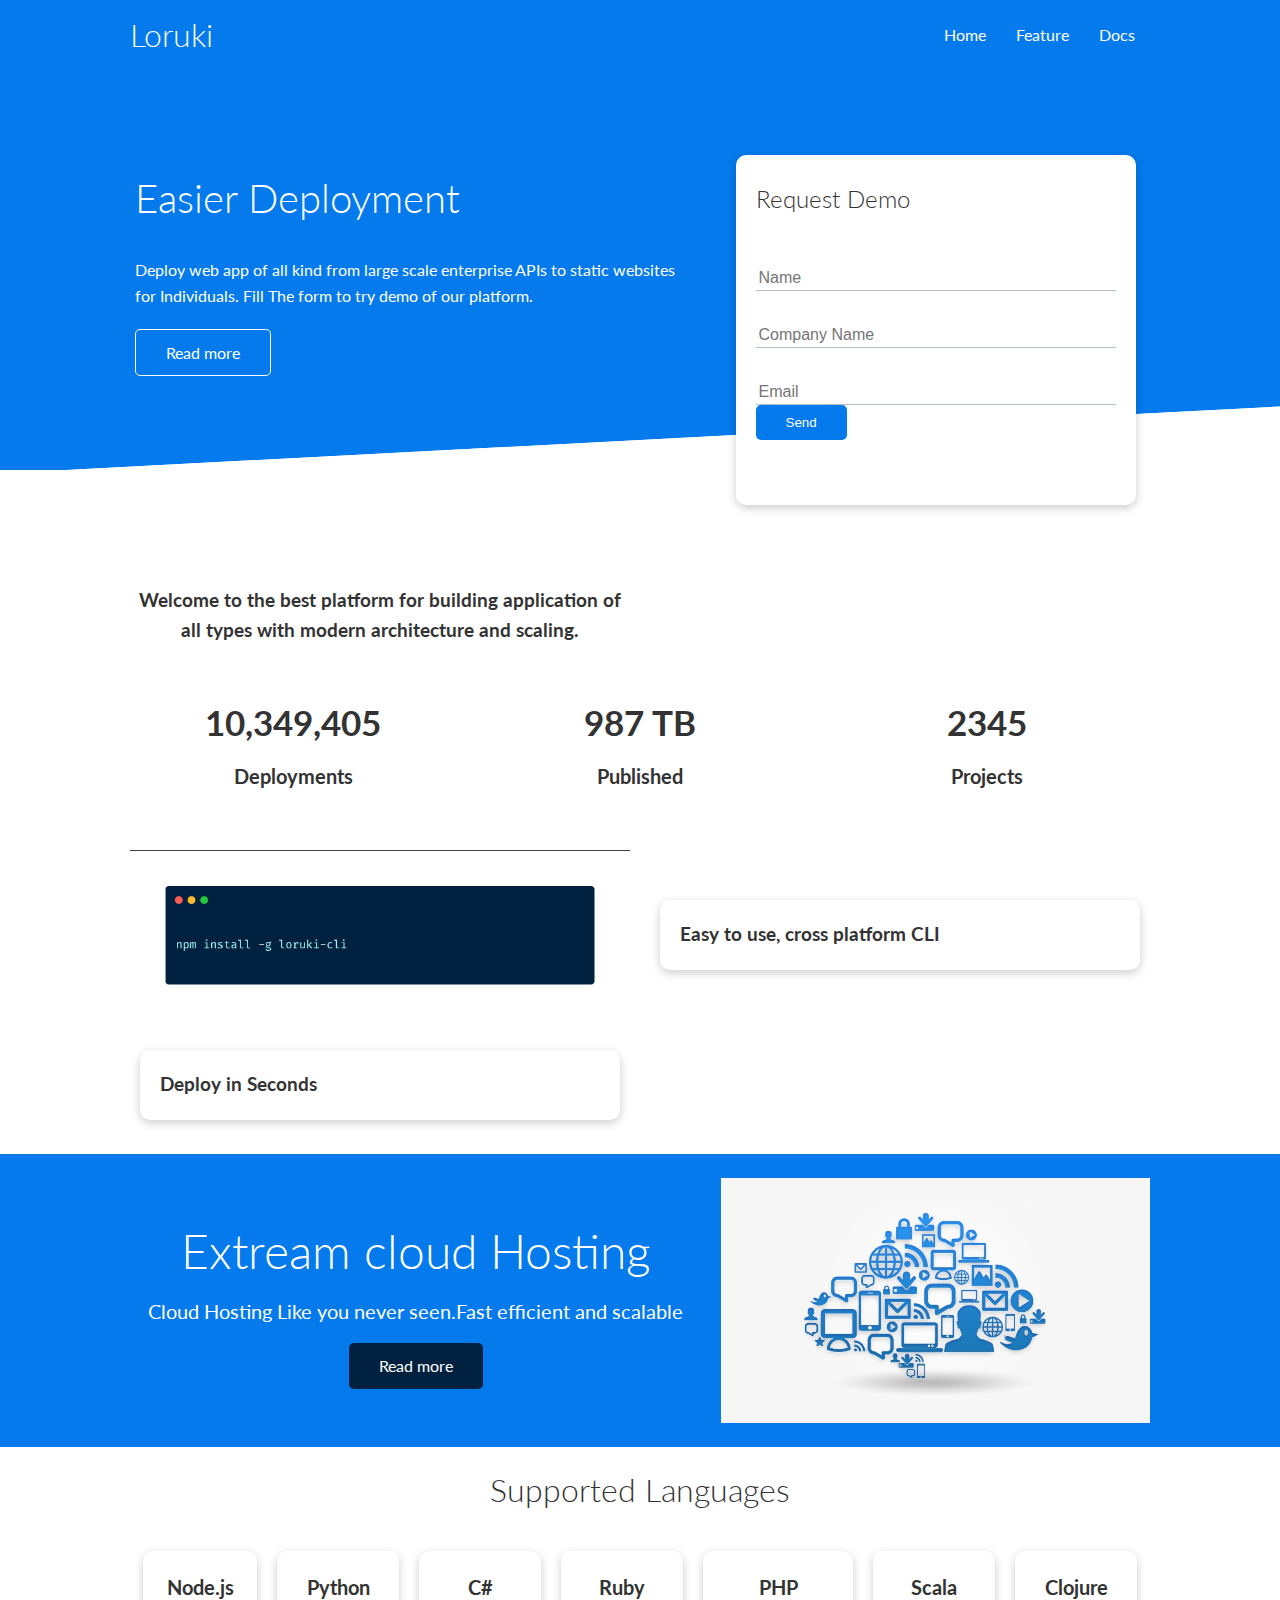
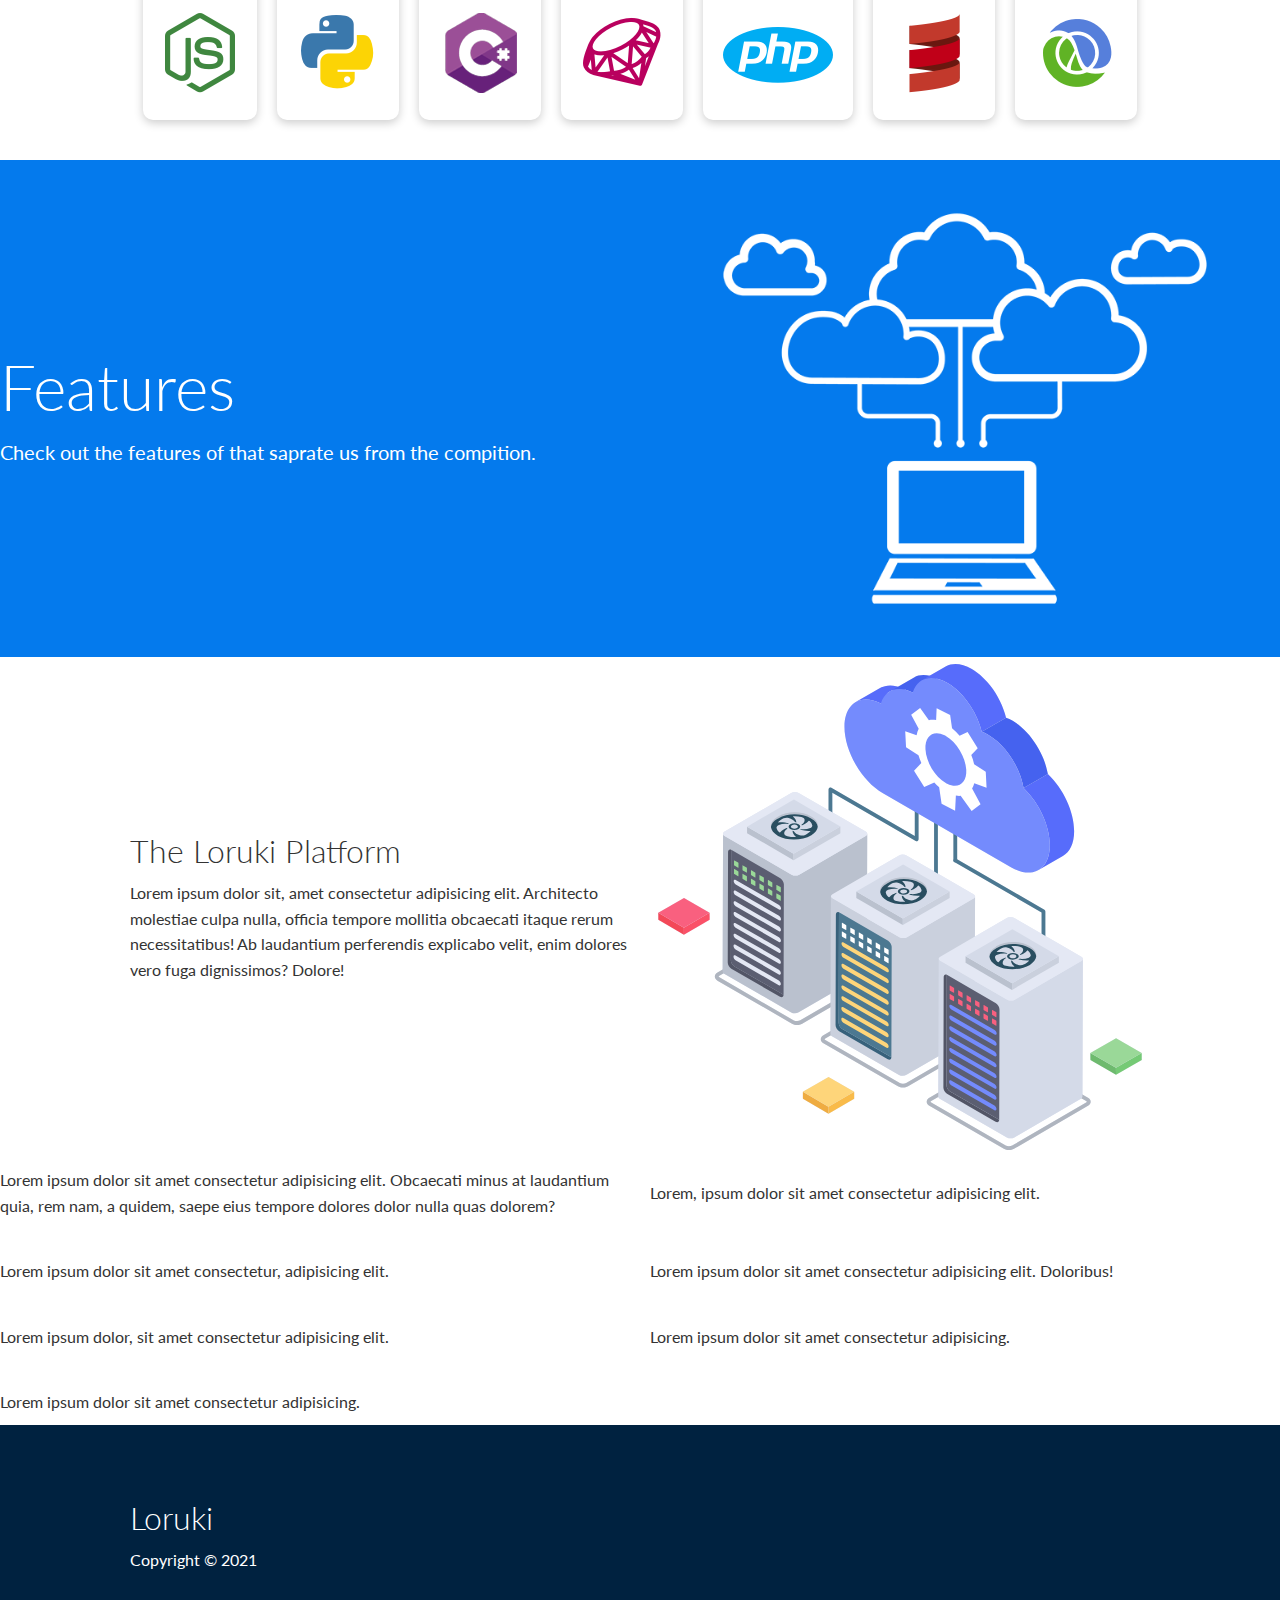
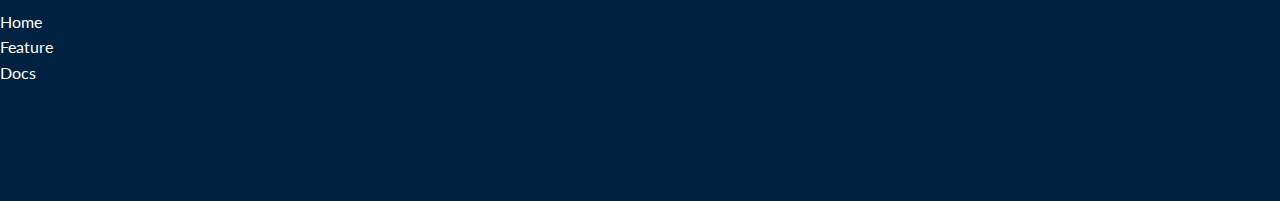
<file: index.html>
<!DOCTYPE html>
<html lang="en">

<head>
    <meta charset="UTF-8">
    <meta http-equiv="X-UA-Compatible" content="IE=edge">
    <meta name="viewport" content="width=device-width, initial-scale=1.0">

    <link rel="stylesheet" href="https://cdnjs.cloudflare.com/ajax/libs/font-awesome/6.1.1/css/all.min.css"
        integrity="sha512-KfkfwYDsLkIlwQp6LFnl8zNdLGxu9YAA1QvwINks4PhcElQSvqcyVLLD9aMhXd13uQjoXtEKNosOWaZqXgel0g=="
        crossorigin="anonymous" referrerpolicy="no-referrer" />
    <link rel="stylesheet" href="style.css">
    <link rel="stylesheet" href="utilities.css">
    <title>loruki | Hosting for everyone</title>
</head>

<body>

    <!-- Navbar-->
    <div class="navbar">
        <div class="container flex">
            <h1 class="logo">Loruki</h1>
            <nav>
                <ul>
                    <li><a href="/index.html">Home</a></li>
                    <li><a href="feature.html">Feature</a></li>
                    <li><a href="docs.html">Docs</a></li>
                </ul>
            </nav>
        </div>
    </div>

    <section class="showcase">
        <div class="container grid">
            <div class="showcase-text">
                <h1>Easier Deployment</h1>
                <br>Deploy web app of all kind from large scale enterprise APIs to static websites for Individuals. Fill
                The form to try demo of our platform.</p>
                <a href="feature.html" class="btn btn-outline">Read more</a>
            </div>
            <div class="showcase-form card">
                <h2>Request Demo</h2>
                <form name="contact" method="post" netlify-honeypot="bot-field" data-netlify="true">
                    <input type="hidden" name="form-name" value="contact">
                    <p class="hidden">
                        <label>Don't fill this out if you're human: <input name="bol-field"></label>
                    </p>
                    <div class="form-control">
                        <input type="text" name="name" placeholder="Name" required>
                    </div>
                    <div class="form-control">
                        <input type="text" name="company" placeholder="Company Name" required>
                    </div>
                    <class="form-control">
                        <input type="text" name="email" placeholder="Email" required></br>
                        <input type="submit" value="Send" class="btn btn-primary">
                </form>
            </div>
        </div>
        </div>
    </section>

    <!--Stats-->
    <section class="stats">
        <div class="container">
            <h3 class="stats-heading text-center my-1">
                Welcome to the best platform for building application of all types with modern architecture and scaling.
            </h3>
            <div class="grid grid-3 text-center my-4">
                <div>
                    <i class="fas fa-server fa-3x"></i>
                    <h3>10,349,405</h3>
                    <p class="test-secondary">Deployments</p>
                </div>
                <div><i class="fas fa-upload fa-3x"></i>
                    <h3>987 TB</h3>
                    <p class="test-secondary">Published</p>
                </div>
                <div>
                    <i class="fas fa-diagram fa-3x"></i>
                    <h3>2345</h3>
                    <p class="test-secondary">Projects</p>
                </div>
            </div>
        </div>
    </section>
    <!-- Cli-->
    <section class="Cli">
        <div class="container grid">
            <img src="/click.png" alt="">
            <div class="card">
                <h3>Easy to use, cross platform CLI</h3>
            </div>
            <div class="card">
                <h3>Deploy in Seconds</h3>
            </div>
        </div>
    </section>
    <!--Cloud Section-->
    <section class="cloud bg-primary my-2 py-2">
        <div class="container grid">
            <div class="text-center">
                <h2 class="lg">Extream cloud Hosting</h2>
                <p class="lead my-1">Cloud Hosting Like you never seen.Fast efficient and scalable</p>
                <a href="/feature.html" class="btn btn-dark">Read more</a>
            </div>
            <img src="/cloud1.png" alt="">
        </div>
    </section>

    <!--Language Section-->

    <section class="languages">
        <h2 class="md text-center my-2">
            Supported Languages
        </h2>
        <div class="container flex">
            <div class="card">
                <h4>Node.js</h4>
                <img src="images/logos/node.png" alt="">
            </div>
            <div class="card">
                <h4>Python</h4>
                <img src="images/logos/python.png" alt="">
              </div>
              <div class="card">
                <h4>C#</h4>
                <img src="images/logos/csharp.png" alt="">
              </div>
              <div class="card">
                <h4>Ruby</h4>
                <img src="images/logos/ruby.png" alt="">
              </div>
              <div class="card">
                <h4>PHP</h4>
                <img src="images/logos/php.png" alt="">
              </div>
              <div class="card">
                <h4>Scala</h4>
                <img src="images/logos/scala.png" alt="">
              </div>
              <div class="card">
                <h4>Clojure</h4>
                <img src="images/logos/clojure.png" alt="">
              </div>
        </div>
    </section>

    <!--Feature-->
    <section class="feature-head bg-primary py-3">
        <div class="cantainer grid">
            <div>
                <h1 class="xl">Features</h1>
                <p class="lead">
                    Check out the features of that saprate us from the compition.
                </p>
            </div>
            <img src="/logo/cloud.png" alt="">
        </div>
    </section>
    <secton class="feature-sub-head bg-light py-3">
        <div class="container grid">
            <div>
                <h1 class="md">The Loruki Platform</h1>
                <p>
                    Lorem ipsum dolor sit, amet consectetur adipisicing elit. Architecto molestiae culpa nulla, officia
                    tempore mollitia obcaecati itaque rerum necessitatibus! Ab laudantium perferendis explicabo velit,
                    enim dolores vero fuga dignissimos? Dolore!
                </p>
            </div>
            <img src="/logo/vps-bana-ultra.svg" alt="">
        </div>
    </secton>

    <section class="feature-main my2">
        <div class="conatiner-grid grid">
            <div class="card-flex">
                <i class="fas fa-server fa-3x"></i>
                <p>Lorem ipsum dolor sit amet consectetur adipisicing elit. Obcaecati minus at laudantium quia, rem nam,
                    a quidem, saepe eius tempore dolores dolor nulla quas dolorem?</p>
            </div>
            <div class="card-flex">
                <i class="fas fa-share fa-3x"></i>
                <p>Lorem, ipsum dolor sit amet consectetur adipisicing elit.</p>
            </div>
            <div class="card-flex">
                <i class="fas fa-computer fa-3x"></i>
                <p>Lorem ipsum dolor sit amet consectetur, adipisicing elit.</p>
            </div>
            <div class="card-flex">
                <i class="fas fa-database fa-3x"></i>
                <p>Lorem ipsum dolor sit amet consectetur adipisicing elit. Doloribus!</p>
            </div>
            <div class="card-flex">
                <i class="fas fa-power-off fa-3x"></i>
                <p>Lorem ipsum dolor, sit amet consectetur adipisicing elit.</p>
            </div>
            <div class="card-flex">
                <i class="fas fa-upload fa-3x"></i>
                <p>Lorem ipsum dolor sit amet consectetur adipisicing.</p>
            </div>
            <div class="card-flex">
                <i class="fas fa-clock fa-3x"></i>
                <p>Lorem ipsum dolor sit amet consectetur adipisicing.</p>
            </div>
        </div>
    </section>

    <!--Footer-->
    <footer class="footer bg-dark py-5">
        <div class="container grid grid-3">
            <div>
                <h1>Loruki</h1>
                <p>Copyright &copy; 2021</p>
            </div>
        </div>
        <br>
        <ul>
            <li><a href="/demo.html">Home</a></li>
            <li><a href="/feature.html">Feature</a></li>
            <li><a href="/docs.html">Docs</a></li>
        </ul></br>
        </nav>
        <div class="social text-center">
            <a href="#"><i class="fab fa-twitter fa-2px"></i></a>
            <a href="#"><i class="fab fa-facebook fa-2px"></i></a>
            <a href="#"><i class="fab fa-instagram fa-2px"></i></a>
            <a href="#"><i class="fa-brands fa-github"></i>
        </div>
    </footer>
</body>

</html>
</file>
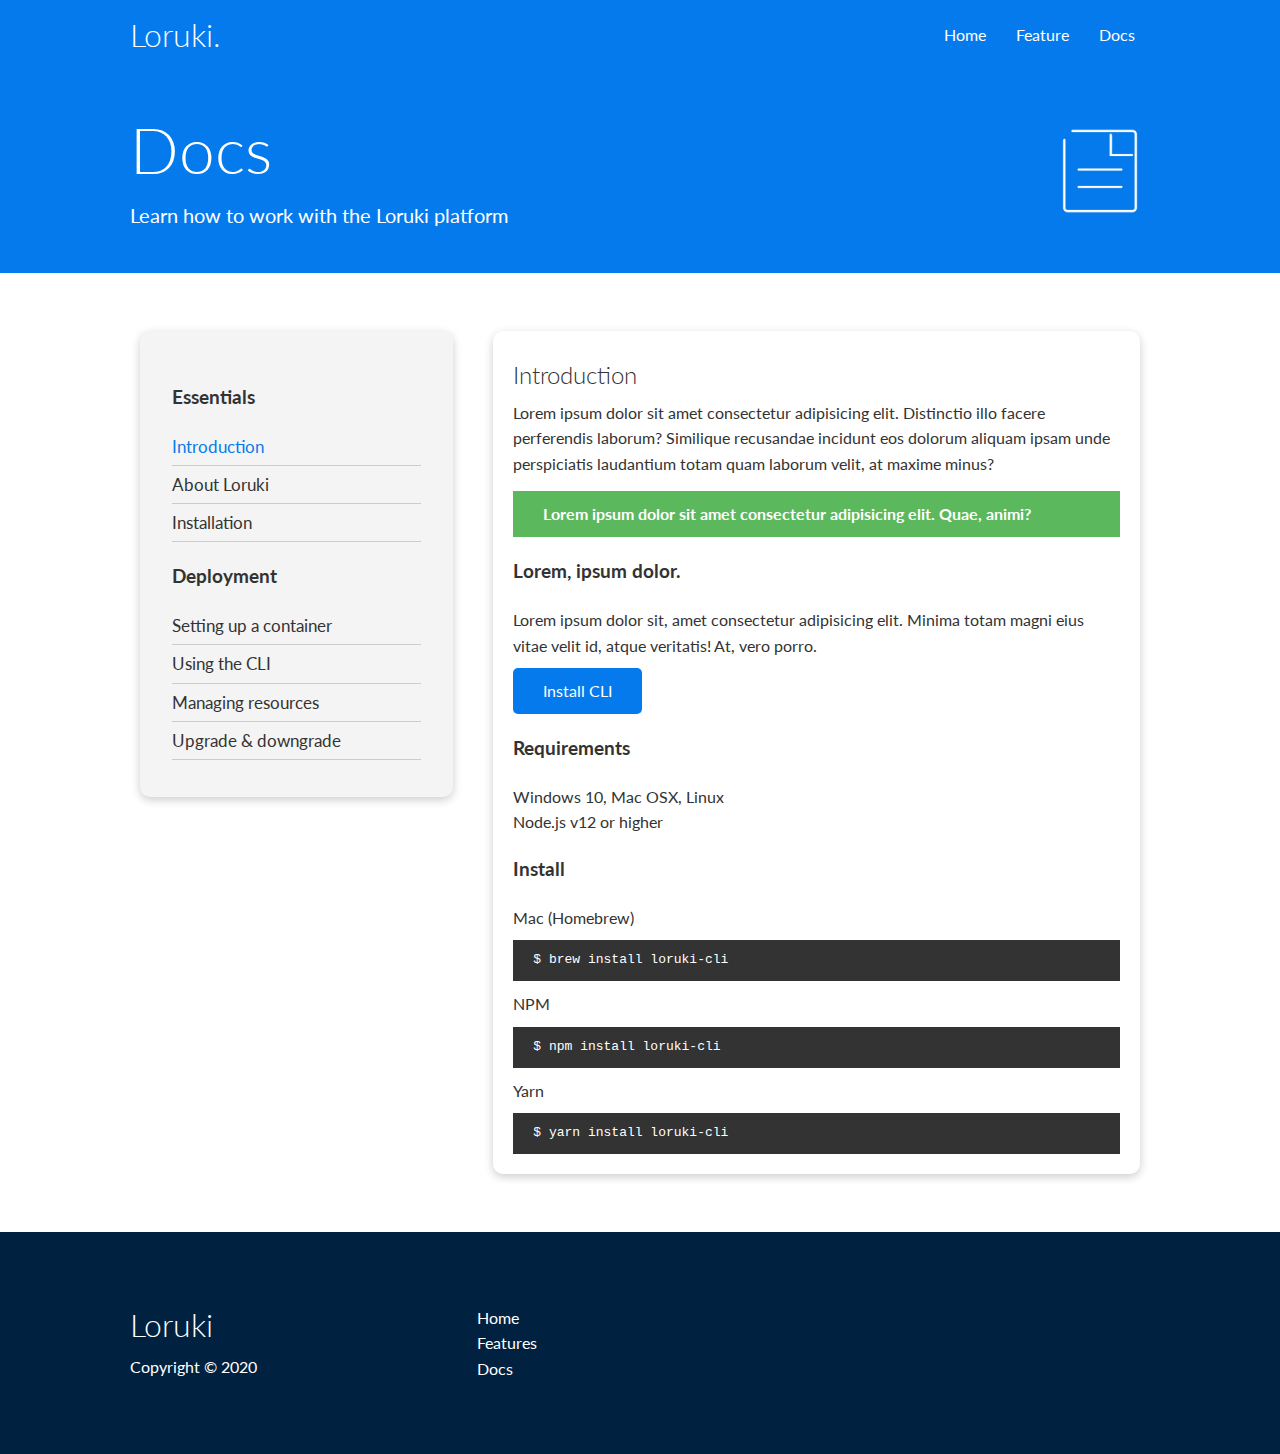
<file: docs.html>
<!DOCTYPE html>
<html lang="en">
<head>
    <meta charset="UTF-8">
    <meta name="viewport" content="width=device-width, initial-scale=1.0">
    <link rel="stylesheet" href="https://cdnjs.cloudflare.com/ajax/libs/font-awesome/5.15.1/css/all.min.css" integrity="sha512-+4zCK9k+qNFUR5X+cKL9EIR+ZOhtIloNl9GIKS57V1MyNsYpYcUrUeQc9vNfzsWfV28IaLL3i96P9sdNyeRssA==" crossorigin="anonymous" />
    <link rel="stylesheet" href="style.css">
    <link rel="stylesheet" href="utilities.css">
    <title>Loruki | Cloud Hosting For Everyone</title>
</head>
<body>

    <!-- Navbar -->
    <div class="navbar">
        <div class="container flex">
            <h1 class="logo">Loruki.</h1>
            <nav>
                <ul>
                    <li><a href="index.html">Home</a></li>
                    <li><a href="feature.html">Feature</a></li>
                    <li><a href="docs.html">Docs</a></li>
                </ul>
            </nav>
        </div>
    </div>

    <!-- Head -->
    <section class="docs-head bg-primary py-3">
        <div class="container grid">
            <div>
                <h1 class="xl">Docs</h1>
                <p class="lead">
                    Learn how to work with the Loruki platform
                </p>
            </div>
            <img src="images/docs.png" alt="">
        </div>
    </section>

    <!-- Docs main -->
    <section class="docs-main my-4">
        <div class="container grid">
            <div class="card bg-light p-3">
                <h3 class="my-2">Essentials</h3>
                <nav>
                    <ul>
                        <li><a class="text-primary" href="#">Introduction</a></li>
                        <li><a href="#">About Loruki</a></li>
                        <li><a href="#">Installation</a></li>
                    </ul>
                </nav>

                <h3 class="my-2">Deployment</h3>
                <nav>
                    <ul>
                        <li><a href="#">Setting up a container</a></li>
							<li><a href="#">Using the CLI</a></li>
							<li><a href="#">Managing resources</a></li>
							<li><a href="#">Upgrade & downgrade</a></li>
                    </ul>
                </nav>
            </div>
            <div class="card">
                <h2>Introduction</h2>
                <p>Lorem ipsum dolor sit amet consectetur adipisicing elit. Distinctio illo facere perferendis laborum? Similique recusandae incidunt eos dolorum aliquam ipsam unde perspiciatis laudantium totam quam laborum velit, at maxime minus?</p>

                <div class="alert alert-success">
                    <i class="fas fa-info"></i> Lorem ipsum dolor sit amet consectetur adipisicing elit. Quae, animi?
                </div>

                <h3>Lorem, ipsum dolor.</h3>
                <p>Lorem ipsum dolor sit, amet consectetur adipisicing elit. Minima totam magni eius vitae velit id, atque veritatis! At, vero porro.</p>
                <a href="#" class="btn btn-primary">Install CLI</a>

                <h3>Requirements</h3>
                <ul>
                    <li>Windows 10, Mac OSX, Linux</li>
                    <li>Node.js v12 or higher</li>
                </ul>

                <h3>Install</h3>
                <p>Mac (Homebrew)</p>
                <pre><code>$ brew install loruki-cli</code></pre>
                <p>NPM</p>
                <pre><code>$ npm install loruki-cli</code></pre>
                <p>Yarn</p>
                <pre><code>$ yarn install loruki-cli</code></pre>

            </div>
        </div>
    </section>
    
    <!-- Footer -->
    <footer class="footer bg-dark py-5">
        <div class="container grid grid-3">
            <div>
                <h1>Loruki
                </h1>
                <p>Copyright &copy; 2020</p>
            </div>
            <nav>
                <ul>
                    <li><a href="index.html">Home</a></li>
                    <li><a href="features.html">Features</a></li>
                    <li><a href="docs.html">Docs</a></li>
                </ul>
            </nav>
            <div class="social">
                <a href="#"><i class="fab fa-github fa-2x"></i></a>
                <a href="#"><i class="fab fa-facebook fa-2x"></i></a>
                <a href="#"><i class="fab fa-instagram fa-2x"></i></a>
                <a href="#"><i class="fab fa-twitter fa-2x"></i></a>
            </div>
        </div>
    </footer>
</body>
</html>
</file>
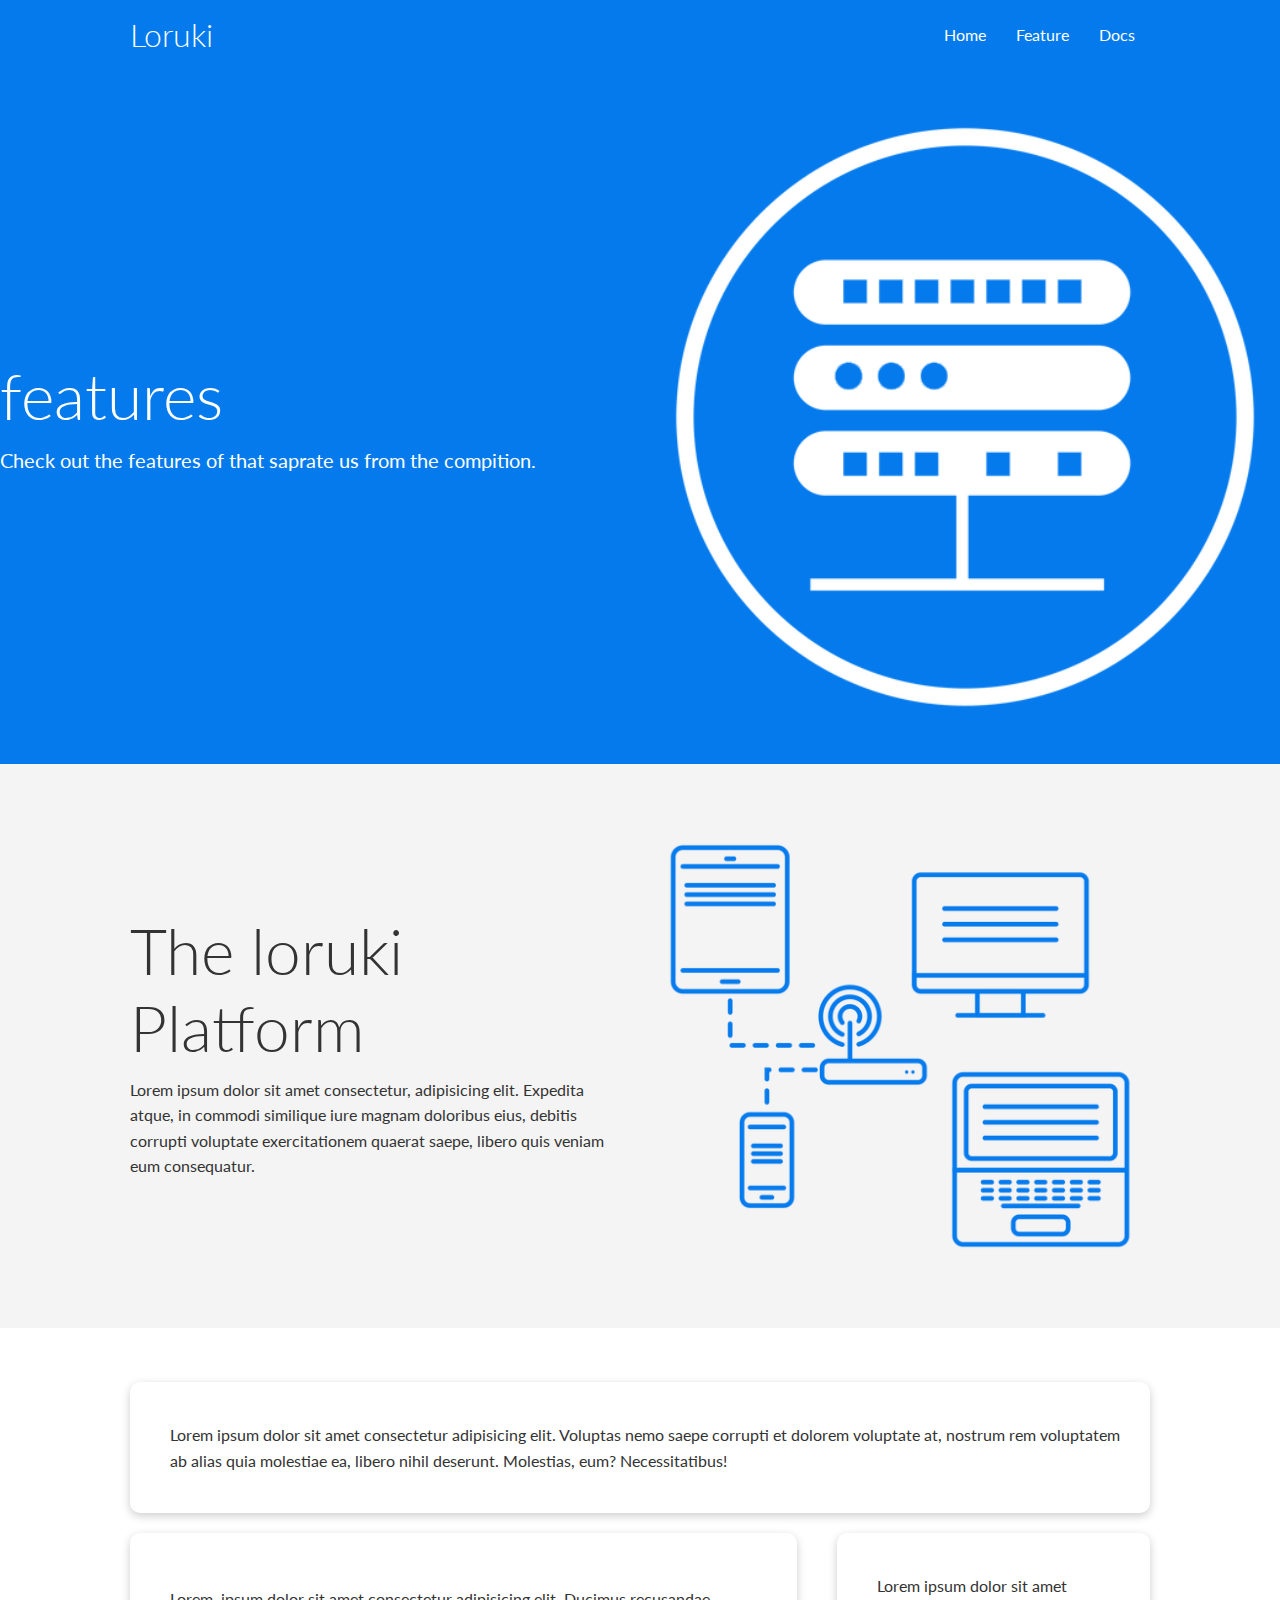
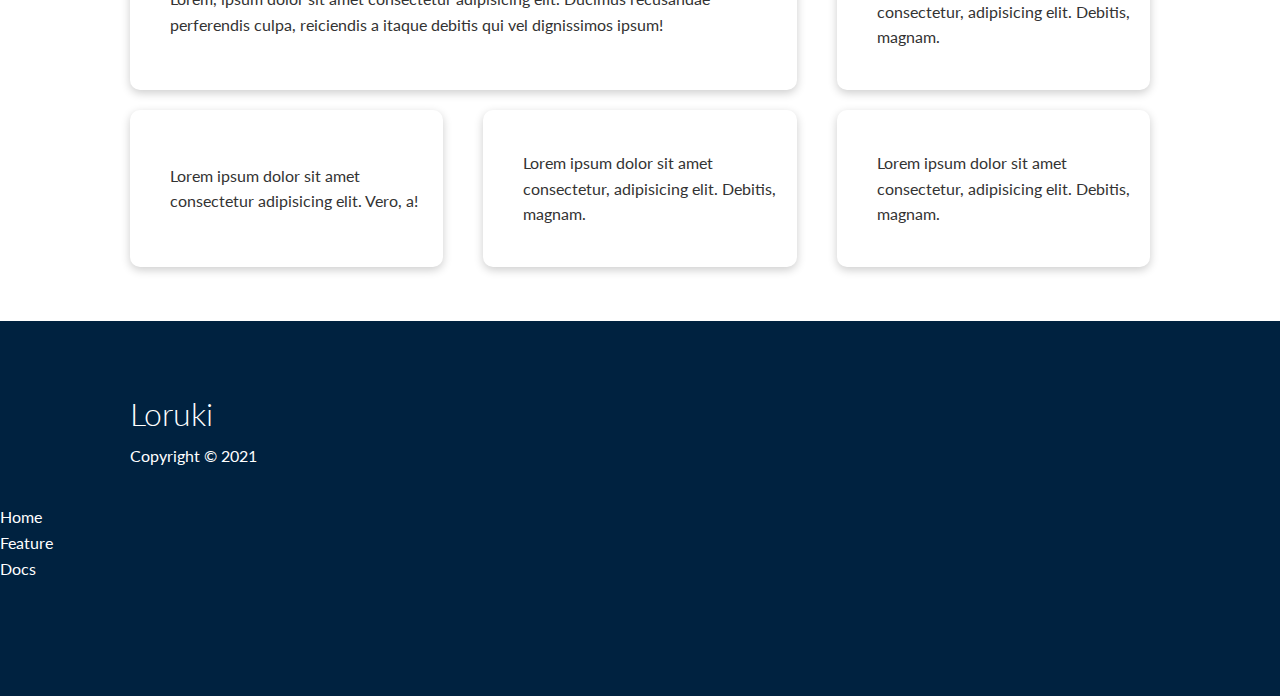
<file: feature.html>
<!DOCTYPE html>
<html lang="en">

<head>
    <meta charset="UTF-8">
    <meta http-equiv="X-UA-Compatible" content="IE=edge">
    <meta name="viewport" content="width=device-width, initial-scale=1.0">
    <link rel="stylesheet" href="https://cdnjs.cloudflare.com/ajax/libs/font-awesome/6.1.1/css/all.min.css"
        integrity="sha512-KfkfwYDsLkIlwQp6LFnl8zNdLGxu9YAA1QvwINks4PhcElQSvqcyVLLD9aMhXd13uQjoXtEKNosOWaZqXgel0g=="
        crossorigin="anonymous" referrerpolicy="no-referrer" />
    <link rel="stylesheet" href="style.css">
    <link rel="stylesheet" href="utilities.css">
    <title>loruki | Hosting for everyone</title>
</head>

<body>
    <!-- Navbar-->
    <div class="navbar">
        <div class="container flex">
            <h1 class="logo">Loruki</h1>
            <nav>
                <ul>
                    <li><a href="/demo.html">Home</a></li>
                    <li><a href="/feature.html">Feature</a></li>
                    <li><a href="/docs.html">Docs</a></li>
                </ul>
            </nav>
        </div>
    </div>
    <!--head-->

    <section class="feature-head bg-primary py-3">
        <div class="cantainer grid">
            <div>
                <h1 class="xl">features</h1>
                <p class="lead">
                    Check out the features of that saprate us from the compition.
                </p>
            </div>
            <img src="/logo/server.png" alt="">
        </div>
    </section>

    <!--sub head-->

    <section class="feature-sub-head bg-light py-3">
        <div class="container grid">
            <div>
                <h1 class="xl">The loruki Platform</h1>
                <p>
                    Lorem ipsum dolor sit amet consectetur, adipisicing elit. Expedita atque, in commodi similique iure magnam doloribus eius, debitis corrupti voluptate exercitationem quaerat saepe, libero quis veniam eum consequatur.
                </p>
            </div>
            <img src="logo/server2.png" alt="">
        </div>
        </div>
    </section>

    <section class="features-main my-2">
        <div class="container grid grid-3">
            <div class="card flex">
                <i class="fas fa-server fa-3x"></i>
                <p>Lorem ipsum dolor sit amet consectetur adipisicing elit. Voluptas nemo saepe corrupti et dolorem voluptate at, nostrum rem voluptatem ab alias quia molestiae ea, libero nihil deserunt. Molestias, eum? Necessitatibus!</p>
            </div>
            <div class="card flex">
                <i class="fas fa-network-wired fa-3x"></i>
                <p>
                    Lorem, ipsum dolor sit amet consectetur adipisicing elit. Ducimus
                    recusandae perferendis culpa, reiciendis a itaque debitis qui vel
                    dignissimos ipsum!
                </p>
            </div>
            <div class="card flex">
                <i class="fas fa-laptop-code fa-3x"></i>
                <p>
                    Lorem ipsum dolor sit amet consectetur, adipisicing elit. Debitis,
                    magnam.
                </p>
            </div>
            <div class="card flex">
                <i class="fas fa-database fa-3x"></i>
                <p>
                    Lorem ipsum dolor sit amet consectetur adipisicing elit. Vero, a!
                </p>
            </div>
            <div class="card flex">
                <i class="fas fa-power-off fa-3x"></i>
                <p>
                    Lorem ipsum dolor sit amet consectetur, adipisicing elit. Debitis,
                    magnam.
                </p>
            </div>
            <div class="card flex">
                <i class="fas fa-upload fa-3x"></i>
                <p>
                    Lorem ipsum dolor sit amet consectetur, adipisicing elit. Debitis,
                    magnam.
                </p>
            </div>
        </div>
    </section>

    <!--Footer-->
    <footer class="footer bg-dark py-5">
        <div class="container grid grid-3">
            <div>
                <h1>Loruki</h1>
                <p>Copyright &copy; 2021</p>
            </div>
        </div>
        <br>
        <ul>
            <li><a href="/demo.html">Home</a></li>
            <li><a href="/feature.html">Feature</a></li>
            <li><a href="/docs.html">Docs</a></li>
        </ul></br>
        </nav>
        <div class="social text-center">
            <a href="#"><i class="fab fa-twitter fa-2px"></i></a>
            <a href="#"><i class="fab fa-facebook fa-2px"></i></a>
            <a href="#"><i class="fab fa-instagram fa-2px"></i></a>
            <a href="#"><i class="fa-brands fa-github"></i>
        </div>
    </footer>
</body>

</html>
</file>
<file: style.css>
@import url('https://fonts.googleapis.com/css2?family=Lato:wght@300&display=swap');

:root {
  --primary-color: #047aed;
  --secondary-color: #1c3fa8;
  --dark-color: #002240;
  --light-color: #f4f4f4;
  --success-color: #5cb85c;
  --error-color: #d9534f;
}

* {
  box-sizing: border-box;
  padding: 0;
  margin: 0;
}

body {
  font-family: 'Lato', sans-serif;
  color: #333;
  line-height: 1.6;
}

ul {
  list-style-type: none;
}

a {
  text-decoration: none;
  color: #333;
}

h1,
h2 {
  font-weight: 300;
  line-height: 1.2;
  margin: 10px 0;
}

p {
  margin: 10px 0;
}

img {
  width: 100%;
}

code,
pre {
  background: #333;
  color: #fff;
  padding: 10px;
}

.hidden {
  visibility: hidden;
  height: 0;
}

/* Navbar */
.navbar {
  background-color: var(--primary-color);
  color: #fff;
  height: 70px;
}

.navbar ul {
  display: flex;
}

.navbar a {
  color: #fff;
  padding: 10px;
  margin: 0 5px;
}

.navbar a:hover {
  border-bottom: 2px #fff solid;
}

.navbar .flex {
  justify-content: space-between;
}

/* Showcase */
.showcase {
  height: 400px;
  background-color: var(--primary-color);
  color: #fff;
  position: relative;
}

.showcase h1 {
  font-size: 40px;
}

.showcase p {
  margin: 20px 0;
}

.showcase .grid {
  overflow: visible;
  grid-template-columns: 55% auto;
  gap: 30px;
}

.showcase-text {
  animation: slideInFromLeft 1s ease-in;
}

.showcase-form {
  position: relative;
  top: 60px;
  height: 350px;
  width: 400px;
  padding: 40px;
  z-index: 100;
  justify-self: flex-end;
  animation: slideInFromRight 1s ease-in;
}

.showcase-form .form-control {
  margin: 30px 0;
}

.showcase-form input[type='text'],
.showcase-form input[type='email'] {
  border: 0;
  border-bottom: 1px solid #b4becb;
  width: 100%;
  padding: 3px;
  font-size: 16px;
}

.showcase-form input:focus {
  outline: none;
}

.showcase::before,
.showcase::after {
  content: '';
  position: absolute;
  height: 100px;
  bottom: -70px;
  right: 0;
  left: 0;
  background: #fff;
  transform: skewY(-3deg);
  -webkit-transform: skewY(-3deg);
  -moz-transform: skewY(-3deg);
  -ms-transform: skewY(-3deg);
}

/* Stats */
.stats {
  padding-top: 100px;
  animation: slideInFromBottom 1s ease-in;
}

.stats-heading {
  max-width: 500px;
  margin: auto;
}

.stats .grid h3 {
  font-size: 35px;
}

.stats .grid p {
  font-size: 20px;
  font-weight: bold;
}

/* Cli */
.cli .grid {
  grid-template-columns: repeat(3, 1fr);
  grid-template-rows: repeat(2, 1fr);
}

.cli .grid > *:first-child {
  grid-column: 1 / span 2;
  grid-row: 1 / span 2;
}

/* Cloud */
.cloud .grid {
  grid-template-columns: 4fr 3fr;
}

/* Languages */

.languages .flex {
  flex-wrap: wrap;
}

.languages .card{
  text-align: center;
  margin: 18px 10px 40px;
  transition: transform 0.2s ease-in;
}

.languages .card h4 {
  font-size: 20px;
  margin-bottom: 10px;
}

.languages .card:hover {
  transform: translateY(-15px);
}

/* Features */
.features-head img,
.docs-head img{
  width: 100px;
  justify-self: flex-end;
}

.features-sub-head img {
  width: 250px;
  justify-self: flex-end;
}

.features-main .card > i {
  margin-right: 20px;
}

.features-main .grid {
  padding: 30px;
}

.features-main .grid > *:first-child {
  grid-column: 1 / span 3;
}

.features-main .grid > *:nth-child(2) {
  grid-column: 1 / span 2;
}

/* Docs */
.docs-main h3 {
  margin: 20px 0;
}

.docs-main .grid {
  grid-template-columns: 1fr 2fr;
  align-items: flex-start;
}

.docs-main nav li {
  font-size: 17px;
  padding-bottom: 5px;
  margin-bottom: 5px;
  border-bottom: 1px #ccc solid;
}

.docs-main a:hover {
  font-weight: bold;
}

/* Footer */
.footer .social a {
  margin: 0 10px;
}

.fa-github:hover {
  color: #000000;
}

.fa-facebook:hover {
  color: #1773EA;
}

.fa-instagram:hover {
  color: #B32E87;
}

.fa-twitter:hover {
  color: #1C9CEA;
}

/* Animations */
@keyframes slideInFromLeft {
  0% {
    transform: translateX(-100%);
  }

  100% {
    transform: translateX(0);
  }
}

@keyframes slideInFromRight {
  0% {
    transform: translateX(100%);
  }

  100% {
    transform: translateX(0);
  }
}

@keyframes slideInFromTop {
  0% {
    transform: translateY(-100%);
  }

  100% {
    transform: translateX(0);
  }
}

@keyframes slideInFromBottom {
  0% {
    transform: translateY(100%);
  }

  100% {
    transform: translateX(0);
  }
}

/* Tablets and under */
@media (max-width: 768px) {
  .grid,
  .showcase .grid,
  .stats .grid,
  .cli .grid,
  .cloud .grid,
  .feature-main .grid,
  .docs-main .grid {
    grid-template-columns: 1fr;
    grid-template-rows: 1fr;
  }

  .showcase {
    height: auto;
  }

  .showcase-text {
    text-align: center;
    margin-top: 40px;
    animation: slideInFromTop 1s ease-in;
  }

  .showcase-form {
    justify-self: center;
    margin: auto;
    animation: slideInFromBottom 1s ease-in;
  }

  .cli .grid > *:first-child {
    grid-column: 1;
    grid-row: 1;
  }

  .features-head,
  .features-sub-head,
  .docs-head {
    text-align: center;
  }

  .features-head img,
  .features-sub-head img,
  .docs-head img {
    justify-self: center;
  }

  .features-main .grid > *:first-child,
  .features-main .grid > *:nth-child(2) {
    grid-column: 1;
  }
}

/* Mobile */
@media (max-width: 500px) {
  .navbar {
    height: 110px;
  }

  .navbar .flex {
    flex-direction: column;
  }

  .navbar ul {
    padding: 10px;
    background-color: rgba(0, 0, 0, 0.1);
  }
  
  .showcase-form {
    width: 300px;
  }
}
</file>
<file: utilities.css>
.container {
    max-width: 1100px;
    margin: 0 auto;
    overflow: auto;
    padding: 0 40px;
  }
  
  .card {
    background-color: #fff;
    color: #333;
    border-radius: 10px;
    box-shadow: 0 3px 10px rgba(0, 0, 0, 0.2);
    padding: 20px;
    margin: 10px;
  }
  
  .btn {
    display: inline-block;
    padding: 10px 30px;
    cursor: pointer;
    background: var(--primary-color);
    color: #fff;
    border: none;
    border-radius: 5px;
  }
  
  .btn-outline {
    background-color: transparent;
    border: 1px #fff solid;
  }
  
  .btn:hover {
    transform: scale(0.98);
  }
  
  /* Backgrounds & colored buttons */
  .bg-primary,
  .btn-primary {
    background-color: var(--primary-color);
    color: #fff;
  }
  
  .bg-secondary,
  .btn-secondary {
    background-color: var(--secondary-color);
    color: #fff;
  }
  
  .bg-dark,
  .btn-dark {
    background-color: var(--dark-color);
    color: #fff;
  }
  
  .bg-light,
  .btn-light {
    background-color: var(--light-color);
    color: #333;
  }
  
  .bg-primary a,
  .btn-primary a,
  .bg-secondary a,
  .btn-secondary a,
  .bg-dark a,
  .btn-dark a {
    color: #fff;
  }
  
  /* Text colors */
  .text-primary {
    color: var(--primary-color);
  }
  
  .text-secondary {
    color: var(--secondary-color);
  }
  
  .text-dark {
    color: var(--dark-color);
  }
  
  .text-light {
    color: var(--light-color);
  }
  
  /* Text sizes */
  .lead {
    font-size: 20px;
  }
  
  .sm {
    font-size: 1rem;
  }
  
  .md {
    font-size: 2rem;
  }
  
  .lg {
    font-size: 3rem;
  }
  
  .xl {
    font-size: 4rem;
  }
  
  .text-center {
    text-align: center;
  }
  
  /* Alert */
  .alert {
    background-color: var(--light-color);
    padding: 10px 20px;
    font-weight: bold;
    margin: 15px 0;
  }
  
  .alert i {
    margin-right: 10px;
  }
  
  .alert-success {
    background-color: var(--success-color);
    color: #fff;
  }
  
  .alert-error {
    background-color: var(--error-color);
    color: #fff;
  }
  
  .flex {
    display: flex;
    justify-content: center;
    align-items: center;
    height: 100%;
  }
  
  .grid {
    display: grid;
    grid-template-columns: repeat(2, 1fr);
    gap: 20px;
    justify-content: center;
    align-items: center;
    height: 100%;
  }
  
  .grid-3 {
    grid-template-columns: repeat(3, 1fr);
  }
  
  /* Margin */
  .my-1 {
    margin: 1rem 0;
  }
  
  .my-2 {
    margin: 1.5rem 0;
  }
  
  .my-3 {
    margin: 2rem 0;
  }
  
  .my-4 {
    margin: 3rem 0;
  }
  
  .my-5 {
    margin: 4rem 0;
  }
  
  .m-1 {
    margin: 1rem;
  }
  
  .m-2 {
    margin: 1.5rem;
  }
  
  .m-3 {
    margin: 2rem;
  }
  
  .m-4 {
    margin: 3rem;
  }
  
  .m-5 {
    margin: 4rem;
  }
  
  /* Padding */
  .py-1 {
    padding: 1rem 0;
  }
  
  .py-2 {
    padding: 1.5rem 0;
  }
  
  .py-3 {
    padding: 2rem 0;
  }
  
  .py-4 {
    padding: 3rem 0;
  }
  
  .py-5 {
    padding: 4rem 0;
  }
  
  .p-1 {
    padding: 1rem;
  }
  
  .p-2 {
    padding: 1.5rem;
  }
  
  .p-3 {
    padding: 2rem;
  }
  
  .p-4 {
    padding: 3rem;
  }
  
  .p-5 {
    padding: 4rem;
  }
</file>
